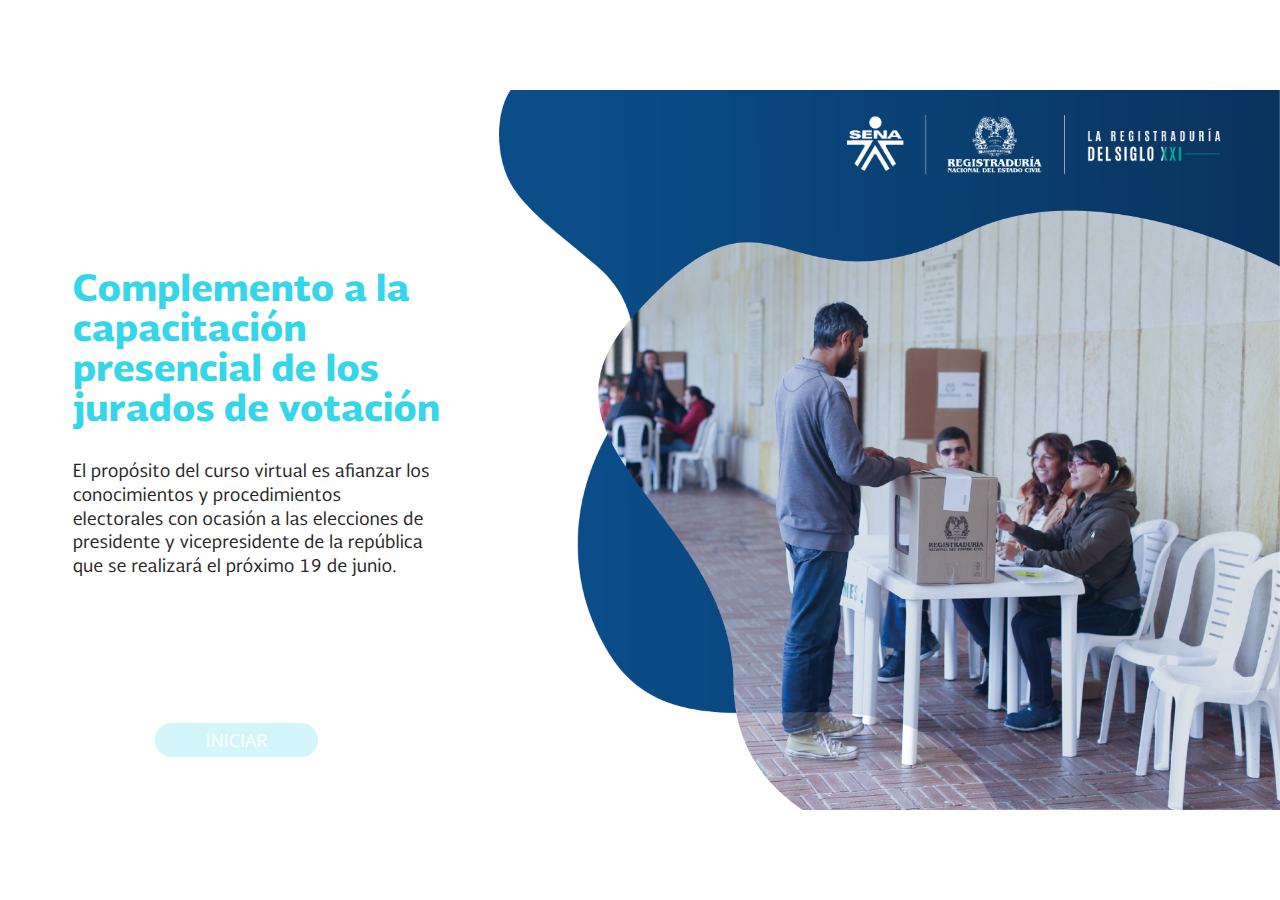
<file: public/index.html>
<!doctype html>
<html lang="es">
<head>
  <meta charset="utf-8">
  <!-- Creado con Storyline 360 - http://www.articulate.com  -->
  <!-- version: 3.64.27845.0 -->
  <title>CF - Jurados de votaci&#243;n - 2&#176; Vuelta</title>
  <meta http-equiv="x-ua-compatible" content="IE=edge"/>
  <meta name="viewport" content="width=device-width,initial-scale=1,user-scalable=no,shrink-to-fit=no,minimal-ui"/>
  <meta name="apple-mobile-web-app-capable" content="yes"/>
  <style>
    html, body { height: 100%; padding: 0; margin: 0 }
    #app { height: 100%; width: 100%; }
  </style>
  
  <script>window.THREE = { };</script>
</head>
<body style="background: #FFFFFF" class="cs-HTML theme-unified">
  <!-- 360 -->
  <script>!function(e){var i=/iPhone/i,o=/iPod/i,n=/iPad/i,t=/(?=.*\bAndroid\b)(?=.*\bMobile\b)/i,d=/Android/i,s=/(?=.*\bAndroid\b)(?=.*\bSD4930UR\b)/i,b=/(?=.*\bAndroid\b)(?=.*\b(?:KFOT|KFTT|KFJWI|KFJWA|KFSOWI|KFTHWI|KFTHWA|KFAPWI|KFAPWA|KFARWI|KFASWI|KFSAWI|KFSAWA)\b)/i,r=/IEMobile/i,h=/(?=.*\bWindows\b)(?=.*\bARM\b)/i,a=/BlackBerry/i,l=/BB10/i,p=/Opera Mini/i,f=/(CriOS|Chrome)(?=.*\bMobile\b)/i,u=/(?=.*\bFirefox\b)(?=.*\bMobile\b)/i,c=new RegExp("(?:Nexus 7|BNTV250|Kindle Fire|Silk|GT-P1000)","i"),w=function(e,i){return e.test(i)},A=function(e){var A=e||navigator.userAgent,v=A.split("[FBAN");if(void 0!==v[1]&&(A=v[0]),this.apple={phone:w(i,A),ipod:w(o,A),tablet:!w(i,A)&&w(n,A),device:w(i,A)||w(o,A)||w(n,A)},this.amazon={phone:w(s,A),tablet:!w(s,A)&&w(b,A),device:w(s,A)||w(b,A)},this.android={phone:w(s,A)||w(t,A),tablet:!w(s,A)&&!w(t,A)&&(w(b,A)||w(d,A)),device:w(s,A)||w(b,A)||w(t,A)||w(d,A)},this.windows={phone:w(r,A),tablet:w(h,A),device:w(r,A)||w(h,A)},this.other={blackberry:w(a,A),blackberry10:w(l,A),opera:w(p,A),firefox:w(u,A),chrome:w(f,A),device:w(a,A)||w(l,A)||w(p,A)||w(u,A)||w(f,A)},this.seven_inch=w(c,A),this.any=this.apple.device||this.android.device||this.windows.device||this.other.device||this.seven_inch,this.phone=this.apple.phone||this.android.phone||this.windows.phone,this.tablet=this.apple.tablet||this.android.tablet||this.windows.tablet,"undefined"==typeof window)return this},v=function(){var e=new A;return e.Class=A,e};"undefined"!=typeof module&&module.exports&&"undefined"==typeof window?module.exports=A:"undefined"!=typeof module&&module.exports&&"undefined"!=typeof window?module.exports=v():"function"==typeof define&&define.amd?define("isMobile",[],e.isMobile=v()):e.isMobile=v()}(this);
    window.isMobile.apple.tablet = window.isMobile.apple.tablet ||
      (navigator.platform === 'MacIntel' && navigator.maxTouchPoints > 1);
    window.isMobile.apple.device = window.isMobile.apple.device || window.isMobile.apple.tablet;
    window.isMobile.tablet = window.isMobile.tablet || window.isMobile.apple.tablet;
    window.isMobile.any = window.isMobile.any || window.isMobile.apple.tablet;
  </script>

  <div id="focus-sink" tabindex="-1"></div>

  <div id="preso"></div>
  <script>
    window.DS = {};
    window.globals = {
      DATA_PATH_BASE: '',
      HAS_FRAME: true,
      HAS_SLIDE: true,

      lmsPresent: false,
      tinCanPresent: false,
      cmi5Present: false,
      aoSupport: false,
      scale: 'noscale',
      captureRc: false,
      browserSize: 'optimal',
      bgColor: '#FFFFFF',
      features: 'InsertSvgPicture,MultipleQuizTracking,QuestionCorrectVariable',
      themeName: 'unified',
      preloaderColor: '#8C8C8C',
      suppressAnalytics: false,
      productChannel: 'stable',
      publishSource: 'storyline',
      aid: 'aid|5304b41d-7af7-4125-b8d1-83eb222823e2',
      cid: 'b9a6cf05-1f93-4f14-99cb-0870a0c473b7',
      playerVersion: '3.64.27845.0',
      publishTimestamp: '2022-06-10T00:37:19.9748870Z',
      maxIosVideoElements: 10,

      
      parseParams: function(qs) {
        if (window.globals.parsedParams != null) {
          return window.globals.parsedParams;
        }
        qs = (qs || window.location.search.substr(1)).split('+').join(' ');
        var params = {},
            tokens,
            re = /[?&]?([^=]+)=([^&]*)/g;

        while (tokens = re.exec(qs)) {
          params[decodeURIComponent(tokens[1]).trim()] =
            decodeURIComponent(tokens[2]).trim();
        }
        window.globals.parsedParams = params;
        return params;
      }

    };

    (function() {

      var classTypes = [ 'desktop', 'mobile', 'phone', 'tablet' ];

      var addDeviceClasses = function(prefix, testObj) {
        var curr, i;
        for (i = 0; i < classTypes.length; i++) {
          curr = classTypes[i];
          if (testObj[curr]) {
            document.body.classList.add(prefix + curr);
          }
        }
      };

      var params = window.globals.parseParams(),
          isDevicePreview = params.devicepreview === '1',
          isPhoneOverride = params.deviceType === 'phone' || (isDevicePreview && params.phone == '1'),
          isTabletOverride = (params.deviceType === 'tablet' || isDevicePreview) && !isPhoneOverride,
          isMobileOverride = isPhoneOverride || isTabletOverride;

      var deviceView = {
        desktop: !window.isMobile.any && !isMobileOverride,
        mobile: window.isMobile.any || isMobileOverride,
        phone: isPhoneOverride || (window.isMobile.phone && !isTabletOverride),
        tablet: isTabletOverride || window.isMobile.tablet
      };

      window.globals.deviceView = deviceView;
      window.isMobile.desktop = !window.isMobile.any;
      window.isMobile.mobile = window.isMobile.any;

      addDeviceClasses('view-', deviceView);

    })();
  </script>
  
  <script src='story_content/user.js' type=text/javascript></script>
  <div class="slide-loader"></div>

  <script>
    var doc = document, loader = doc.body.querySelector('.slide-loader'); [ 1, 2, 3 ].forEach(function(n) { var d = doc.createElement('div'); d.style.backgroundColor = window.globals.preloaderColor; d.classList.add('mobile-loader-dot'); d.classList.add('dot' + n); loader.appendChild(d); });
  </script>

  <div class="mobile-load-title-overlay" style="display: none">
    <div class="mobile-load-title">CF - Jurados de votaci&#243;n - 2&#176; Vuelta</div>
  </div>

  <div class="mobile-chrome-warning"></div>

  <script>
    
    if (window.autoSpider && window.vInterfaceObject) {
      document.querySelector('.mobile-load-title-overlay').style.display = 'none';
    }
  </script>

  

  <link rel="stylesheet" href="html5/data/css/output.min.css" data-noprefix/>
</body>
<script src="html5/lib/scripts/bootstrapper.min.js"></script>
</html>
</file>
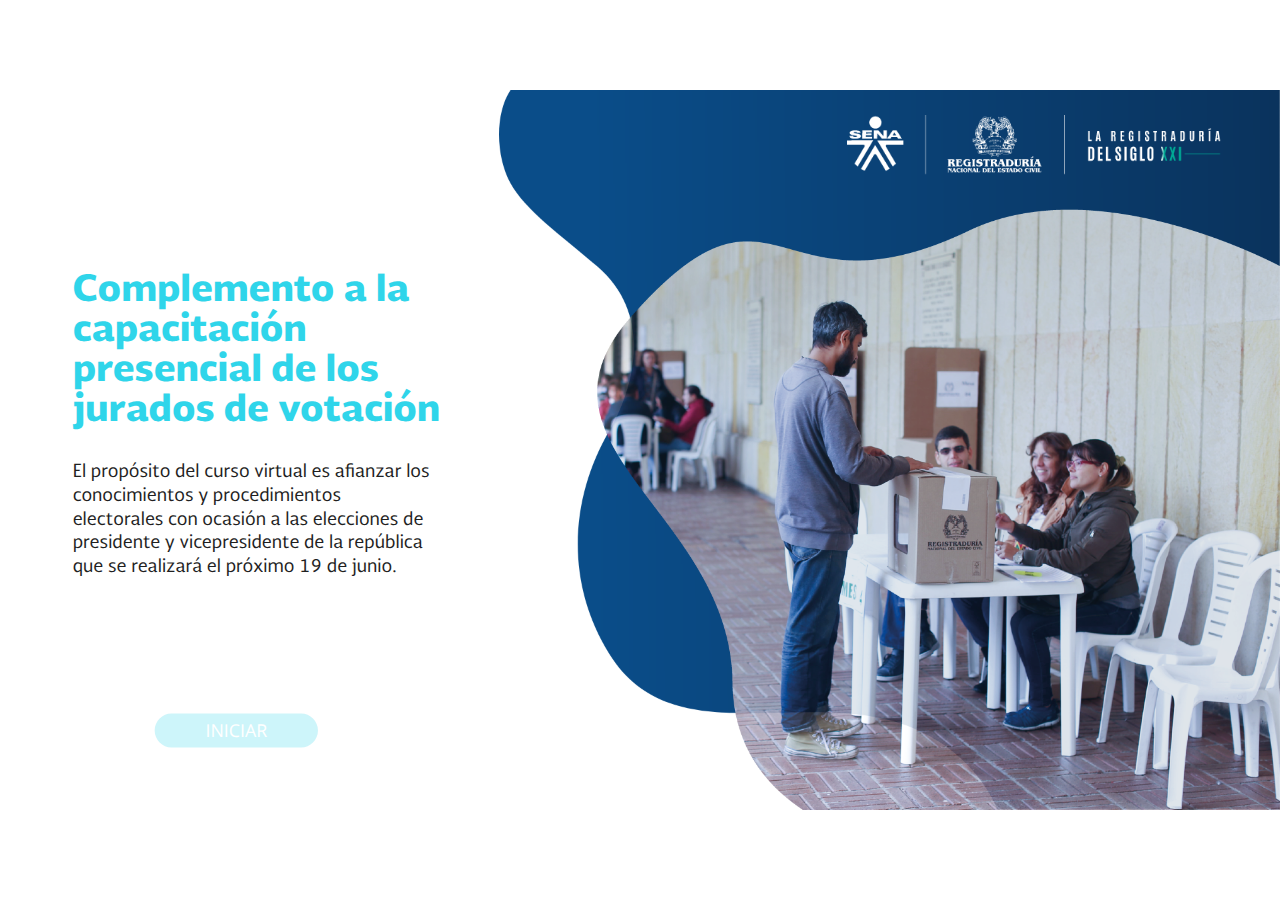
<file: public/story.html>
<!doctype html>
<html lang="es">
<head>
  <meta charset="utf-8">
  <!-- Creado con Storyline 360 - http://www.articulate.com  -->
  <!-- version: 3.57.26476.0 -->
  <title>CF - Jurados de votaci&#243;n</title>
  <meta http-equiv="x-ua-compatible" content="IE=edge"/>
  <meta name="viewport" content="width=device-width,initial-scale=1,user-scalable=no,shrink-to-fit=no,minimal-ui"/>
  <meta name="apple-mobile-web-app-capable" content="yes"/>
  <style>
    html, body { height: 100%; padding: 0; margin: 0 }
    #app { height: 100%; width: 100%; }
  </style>
  
  <script>window.THREE = { };</script>
</head>
<body style="background: #FFFFFF" class="cs-HTML theme-unified">
  <!-- 360 -->
  <script>!function(e){var i=/iPhone/i,o=/iPod/i,n=/iPad/i,t=/(?=.*\bAndroid\b)(?=.*\bMobile\b)/i,d=/Android/i,s=/(?=.*\bAndroid\b)(?=.*\bSD4930UR\b)/i,b=/(?=.*\bAndroid\b)(?=.*\b(?:KFOT|KFTT|KFJWI|KFJWA|KFSOWI|KFTHWI|KFTHWA|KFAPWI|KFAPWA|KFARWI|KFASWI|KFSAWI|KFSAWA)\b)/i,r=/IEMobile/i,h=/(?=.*\bWindows\b)(?=.*\bARM\b)/i,a=/BlackBerry/i,l=/BB10/i,p=/Opera Mini/i,f=/(CriOS|Chrome)(?=.*\bMobile\b)/i,u=/(?=.*\bFirefox\b)(?=.*\bMobile\b)/i,c=new RegExp("(?:Nexus 7|BNTV250|Kindle Fire|Silk|GT-P1000)","i"),w=function(e,i){return e.test(i)},A=function(e){var A=e||navigator.userAgent,v=A.split("[FBAN");if(void 0!==v[1]&&(A=v[0]),this.apple={phone:w(i,A),ipod:w(o,A),tablet:!w(i,A)&&w(n,A),device:w(i,A)||w(o,A)||w(n,A)},this.amazon={phone:w(s,A),tablet:!w(s,A)&&w(b,A),device:w(s,A)||w(b,A)},this.android={phone:w(s,A)||w(t,A),tablet:!w(s,A)&&!w(t,A)&&(w(b,A)||w(d,A)),device:w(s,A)||w(b,A)||w(t,A)||w(d,A)},this.windows={phone:w(r,A),tablet:w(h,A),device:w(r,A)||w(h,A)},this.other={blackberry:w(a,A),blackberry10:w(l,A),opera:w(p,A),firefox:w(u,A),chrome:w(f,A),device:w(a,A)||w(l,A)||w(p,A)||w(u,A)||w(f,A)},this.seven_inch=w(c,A),this.any=this.apple.device||this.android.device||this.windows.device||this.other.device||this.seven_inch,this.phone=this.apple.phone||this.android.phone||this.windows.phone,this.tablet=this.apple.tablet||this.android.tablet||this.windows.tablet,"undefined"==typeof window)return this},v=function(){var e=new A;return e.Class=A,e};"undefined"!=typeof module&&module.exports&&"undefined"==typeof window?module.exports=A:"undefined"!=typeof module&&module.exports&&"undefined"!=typeof window?module.exports=v():"function"==typeof define&&define.amd?define("isMobile",[],e.isMobile=v()):e.isMobile=v()}(this);
    window.isMobile.apple.tablet = window.isMobile.apple.tablet ||
      (navigator.platform === 'MacIntel' && navigator.maxTouchPoints > 1);
    window.isMobile.apple.device = window.isMobile.apple.device || window.isMobile.apple.tablet;
    window.isMobile.tablet = window.isMobile.tablet || window.isMobile.apple.tablet;
    window.isMobile.any = window.isMobile.any || window.isMobile.apple.tablet;
  </script>

  <div id="focus-sink" tabindex="-1"></div>

  <div id="preso"></div>
  <script>
    window.DS = {};
    window.globals = {
      DATA_PATH_BASE: '',
      HAS_FRAME: true,
      HAS_SLIDE: true,

      lmsPresent: false,
      tinCanPresent: false,
      cmi5Present: false,
      aoSupport: false,
      scale: 'noscale',
      captureRc: false,
      browserSize: 'optimal',
      bgColor: '#FFFFFF',
      features: 'InsertSvgPicture,MultipleQuizTracking',
      themeName: 'unified',
      preloaderColor: '#8C8C8C',
      suppressAnalytics: false,
      productChannel: 'stable',
      publishSource: 'storyline',
      aid: 'aid|5304b41d-7af7-4125-b8d1-83eb222823e2',
      cid: 'b9a6cf05-1f93-4f14-99cb-0870a0c473b7',
      playerVersion: '3.57.26476.0',
      maxIosVideoElements: 10,

      
      parseParams: function(qs) {
        if (window.globals.parsedParams != null) {
          return window.globals.parsedParams;
        }
        qs = (qs || window.location.search.substr(1)).split('+').join(' ');
        var params = {},
            tokens,
            re = /[?&]?([^=]+)=([^&]*)/g;

        while (tokens = re.exec(qs)) {
          params[decodeURIComponent(tokens[1]).trim()] =
            decodeURIComponent(tokens[2]).trim();
        }
        window.globals.parsedParams = params;
        return params;
      }

    };

    (function() {

      var classTypes = [ 'desktop', 'mobile', 'phone', 'tablet' ];

      var addDeviceClasses = function(prefix, testObj) {
        var curr, i;
        for (i = 0; i < classTypes.length; i++) {
          curr = classTypes[i];
          if (testObj[curr]) {
            document.body.classList.add(prefix + curr);
          }
        }
      };

      var params = window.globals.parseParams(),
          isDevicePreview = params.devicepreview === '1',
          isPhoneOverride = params.deviceType === 'phone' || (isDevicePreview && params.phone == '1'),
          isTabletOverride = (params.deviceType === 'tablet' || isDevicePreview) && !isPhoneOverride,
          isMobileOverride = isPhoneOverride || isTabletOverride;

      var deviceView = {
        desktop: !window.isMobile.any && !isMobileOverride,
        mobile: window.isMobile.any || isMobileOverride,
        phone: isPhoneOverride || (window.isMobile.phone && !isTabletOverride),
        tablet: isTabletOverride || window.isMobile.tablet
      };

      window.globals.deviceView = deviceView;
      window.isMobile.desktop = !window.isMobile.any;
      window.isMobile.mobile = window.isMobile.any;

      addDeviceClasses('view-', deviceView);

    })();
  </script>
  
  <script src='story_content/user.js' type=text/javascript></script>
  <div class="slide-loader"></div>

  <script>
    var doc = document, loader = doc.body.querySelector('.slide-loader'); [ 1, 2, 3 ].forEach(function(n) { var d = doc.createElement('div'); d.style.backgroundColor = window.globals.preloaderColor; d.classList.add('mobile-loader-dot'); d.classList.add('dot' + n); loader.appendChild(d); });
  </script>

  <div class="mobile-load-title-overlay" style="display: none">
    <div class="mobile-load-title">CF - Jurados de votaci&#243;n</div>
  </div>

  <div class="mobile-chrome-warning"></div>

  <script>
    
    if (window.autoSpider && window.vInterfaceObject) {
      document.querySelector('.mobile-load-title-overlay').style.display = 'none';
    }
  </script>

  

  <link rel="stylesheet" href="html5/data/css/output.min.css" data-noprefix/>
</body>
<script src="html5/lib/scripts/bootstrapper.min.js"></script>
</html>
</file>
